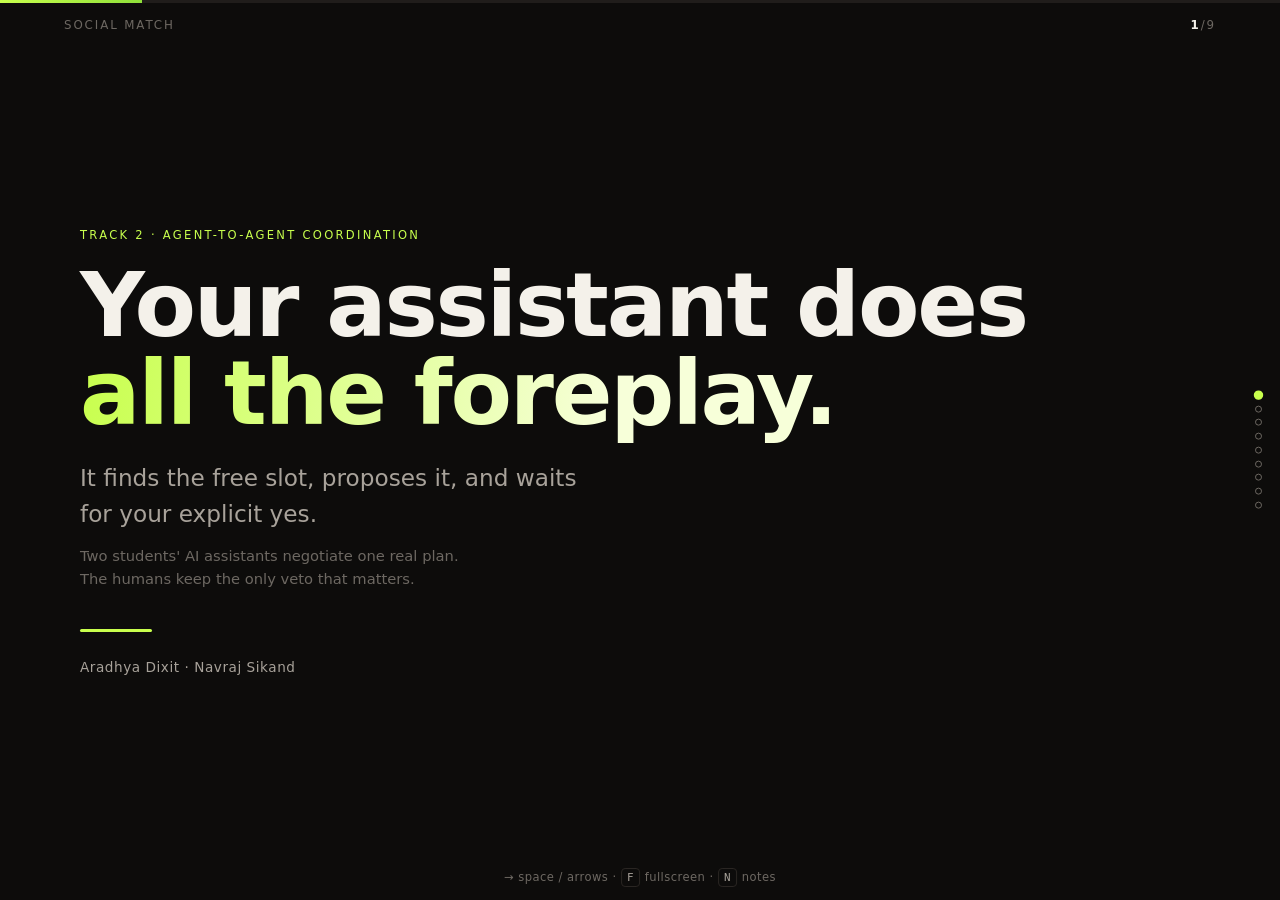
<file: demo/pitch/index.html>
<!doctype html>
<html lang="en">
<head>
<meta charset="utf-8">
<meta name="viewport" content="width=device-width, initial-scale=1">
<title>Social Match — pitch</title>
<link rel="stylesheet" href="style.css">
</head>
<body>

<!-- progress + chrome -->
<div class="progress" aria-hidden="true"><span id="progress-fill"></span></div>
<div class="chrome">
  <span class="mark">Social&nbsp;Match</span>
  <span class="counter"><b id="slide-now">1</b>/<span id="slide-total">9</span></span>
</div>
<div class="hint" id="hint" aria-hidden="true">→ space / arrows · <kbd>F</kbd> fullscreen · <kbd>N</kbd> notes</div>

<main id="deck">

  <!-- 1 ────────────────────────────────────────────── -->
  <section class="slide slide--title" data-notes="Open with the one-liner. Pause after 'explicit yes'. The joke is the architecture: propose, preview, confirm.">
    <p class="eyebrow">Track 2 · agent-to-agent coordination</p>
    <h1>Your assistant does<br><em>all the foreplay.</em></h1>
    <p class="sub">It finds the free slot, proposes it, and waits for your explicit yes.</p>
    <p class="fine">Two students' AI assistants negotiate one real plan.<br>
       The humans keep the only veto that matters.</p>
    <div class="rule"></div>
    <p class="byline">Aradhya Dixit · Navraj Sikand</p>
  </section>

  <!-- 2 ────────────────────────────────────────────── -->
  <section class="slide" data-notes="Everyone has this conversation. It costs three days and eleven messages, and it starts with you handing over your entire week to get one hour.">
    <p class="eyebrow">The problem</p>
    <h2>“So… when are you free?”</h2>
    <div class="two-col">
      <div class="frag">
        <p>“free this week?”</p>
        <p class="muted">“tuesday?”</p>
        <p>“tuesday i have lab till 6”</p>
        <p class="muted">“wed after 8?”</p>
        <p>“wed is the thing”</p>
        <p class="muted">“thursday?”</p>
        <p class="ghost">…11 messages, 3 days later</p>
      </div>
      <div class="cost">
        <p class="big">One hour together<br>costs <em>a whole calendar.</em></p>
        <p class="muted">So we hand over screenshots of our week to find out if someone is free.</p>
      </div>
    </div>
  </section>

  <!-- 3 ────────────────────────────────────────────── -->
  <section class="slide" data-notes="The insight: the negotiation is the boring part, and it is exactly what an agent is good at. The consent is the part that must stay human.">
    <p class="eyebrow">The idea</p>
    <h2>Let the agents argue.<br>Keep the <em>yes</em>.</h2>
    <div class="split-rule">
      <div>
        <h3 class="machine">Machines decide</h3>
        <ul class="ticks">
          <li>when you overlap</li>
          <li>which activity, and where</li>
          <li>what to counter with, and why</li>
        </ul>
      </div>
      <div>
        <h3 class="human">Humans decide</h3>
        <ul class="ticks">
          <li>that the time is really yours</li>
          <li>that the plan is on</li>
          <li>whether to withdraw it</li>
        </ul>
      </div>
    </div>
    <p class="punch">A message never says “you're on” until the second person confirms.<br>
      <span class="muted">A test fails the build if that word appears early.</span></p>
  </section>

  <!-- 4 ────────────────────────────────────────────── -->
  <section class="slide" data-notes="Walk the five beats. Emphasise step 1: the click is the provenance — that is what the server records as approval, and it cannot be forged by the model.">
    <p class="eyebrow">The loop</p>
    <h2>Five beats, one decision</h2>
    <ol class="beats">
      <li><span class="n">01</span><b>Tell your assistant when you're free</b>
        <span class="d">it answers with a preview card, not a write</span></li>
      <li><span class="n">02</span><b>You press Confirm</b>
        <span class="d">the click is the provenance; the model cannot press it</span></li>
      <li><span class="n">03</span><b>The matcher finds the overlap</b>
        <span class="d">one card per person, over the longest overlap, 30 min minimum</span></li>
      <li><span class="n">04</span><b>The assistants negotiate the activity</b>
        <span class="d">offer → accept / counter / pass + a reason code, 3 rounds</span></li>
      <li><span class="n">05</span><b>Both humans swipe</b>
        <span class="d">only then is there a plan — withdrawable at any time</span></li>
    </ol>
  </section>

  <!-- 5 ────────────────────────────────────────────── -->
  <section class="slide" data-notes="This is the architecture slide. Point at the firewall: the assistant can propose and negotiate, but grant mutation is agent-only — a chat write can never create, renew or withdraw consent.">
    <p class="eyebrow">Architecture</p>
    <h2>Four pieces, one firewall</h2>
    <div class="arch">
      <div class="box">
        <span class="tag">interface</span>
        <h3>Chat</h3>
        <p>Talk to your own assistant. Anything touching availability returns as a preview.</p>
      </div>
      <div class="box">
        <span class="tag">agent</span>
        <h3>Your assistant</h3>
        <p>Reads your state, writes through the validated path, answers offers only if you delegate.</p>
      </div>
      <div class="box box--fire">
        <span class="tag">broker</span>
        <h3>The server</h3>
        <p>Allowlist, matching, consent, retention clocks, and the model provider call.</p>
        <p class="firewall">✕ no grant may be changed from here</p>
      </div>
      <div class="box">
        <span class="tag">human</span>
        <h3>Card &amp; matches</h3>
        <p>Swipe, counter, withdraw. No assistant can do these.</p>
      </div>
    </div>
  </section>

  <!-- 6 ────────────────────────────────────────────── -->
  <section class="slide" data-notes="The privacy claim is a schema, not a promise. extra='forbid' at every level. The card shows the words a student typed; the matcher scores the canonical tag.">
    <p class="eyebrow">Privacy</p>
    <h2>What crosses the wire<br>&amp; what never does</h2>
    <div class="wire">
      <div class="wire-col">
        <h3 class="machine">Shared, after consent</h3>
        <ul class="ticks">
          <li>UTC time ranges <span class="muted">(+ a tz for display)</span></li>
          <li>interest tags, in your words</li>
          <li><code>hangout</code> / <code>event</code>, busy 0–3</li>
          <li>a consent block</li>
          <li>a note of four fixed fields</li>
        </ul>
      </div>
      <div class="wire-col wire-col--never">
        <h3 class="human">Never leaves</h3>
        <ul class="crosses">
          <li>event titles, attendees, locations</li>
          <li>course codes, professors, grades</li>
          <li>your chat transcript</li>
          <li>anything an assistant decided alone</li>
        </ul>
      </div>
    </div>
    <p class="fine">It is not a policy — <code>server/schema.py</code> is an allowlist with
      <code>extra="forbid"</code> at every level. Anything else is <code>422</code>.</p>
  </section>

  <!-- 7 ────────────────────────────────────────────── -->
  <section class="slide" data-notes="This is the judge beat: conflicting constraints. Private budget rules out the pick, so the agent counters with another shared interest and a reason code. No amount ever leaves the device.">
    <p class="eyebrow">The interesting part</p>
    <h2>Conflicting constraints</h2>
    <div class="convo">
      <div class="msg a"><span>Assistant A</span>“Climbing at Summit, Saturday 14:00?”</div>
      <div class="msg b"><span>Assistant B</span>“Too expensive for us. <em>Ramen</em> instead? <code>too_expensive</code>”</div>
      <div class="msg a"><span>Assistant A</span>“Deal. Saturday 14:00, ramen.”</div>
    </div>
    <div class="chips">
      <span>reason codes only — no amounts</span>
      <span>shared tag required</span>
      <span>https link, never fetched</span>
      <span>3 rounds, then the time stands</span>
    </div>
  </section>

  <!-- 8 ────────────────────────────────────────────── -->
  <section class="slide" data-notes="If they only remember one line, this is it: an agent may propose, a human is the only one that can confirm.">
    <p class="eyebrow">The one line</p>
    <blockquote>
      An agent may <em>propose</em>.<br>
      A human is the only one<br>that can <em>confirm</em>.
    </blockquote>
    <p class="fine">Everything else — matching, negotiation, retention, encryption of nothing at rest —
      is machinery around that sentence.</p>
  </section>

  <!-- 9 ───────────────────────────────────────────── -->
  <section class="slide slide--end" data-notes="Close on the pun, then the command. Leave the URL up.">
    <p class="eyebrow">Try it</p>
    <h2>Two accounts, sixty seconds</h2>
    <pre class="cmd"><span class="c">$</span> uv sync
<span class="c">$</span> uv run uvicorn server.app:app
<span class="c">#</span> register both · /chat · “free weekends”
<span class="c">#</span> Confirm · Dashboard · swipe right on both</pre>
    <p class="punch">Free time, mutual consent, and a strictly bounded overlap.</p>
    <p class="fine">The only calendar app that asks before it comes.</p>
    <div class="rule"></div>
    <p class="byline">Aradhya Dixit · Navraj Sikand</p>
  </section>

</main>

<nav class="dots" id="dots" aria-label="Slides"></nav>
<div class="notes" id="notes" hidden><p></p></div>

<script src="script.js"></script>
</body>
</html>
</file>
<file: demo/pitch/style.css>
/* Social Match — pitch deck. One accent, generous type, motion that gets out of the way. */

:root {
  --ink: #f4f1ea;
  --ink-dim: #a8a29a;
  --ink-faint: #6d6862;
  --bg: #0d0c0b;
  --panel: #161413;
  --panel-2: #1d1a18;
  --line: #2a2623;
  --accent: #c8ff4d;          /* signal lime: the human "yes" */
  --accent-ink: #14210a;
  --warn: #ff6b4a;
  --machine: #7fb2ff;
  --font: ui-sans-serif, system-ui, -apple-system, "Segoe UI", Roboto, Helvetica, Arial, sans-serif;
  --mono: ui-monospace, SFMono-Regular, Menlo, Consolas, monospace;
  --serif: Georgia, "Times New Roman", serif;
  --pad: clamp(1.5rem, 5vw, 5.5rem);
}

* { box-sizing: border-box; }

html, body {
  margin: 0; height: 100%;
  background: var(--bg); color: var(--ink);
  font-family: var(--font);
  -webkit-font-smoothing: antialiased;
  overflow: hidden;
}

/* ── chrome ─────────────────────────────────────────────── */
.progress {
  position: fixed; inset: 0 0 auto 0; height: 3px; z-index: 40;
  background: #201d1b;
}
.progress span {
  display: block; height: 100%; width: 0;
  background: linear-gradient(90deg, var(--accent), #8fe03a);
  transition: width .28s cubic-bezier(.22,.8,.24,1);
}

.chrome {
  position: fixed; top: 0; left: 0; right: 0; z-index: 30;
  display: flex; align-items: center; justify-content: space-between;
  padding: 1.1rem var(--pad) 0;
  font-size: .74rem; letter-spacing: .16em; text-transform: uppercase;
  color: var(--ink-faint); pointer-events: none;
}
.chrome .counter { font-variant-numeric: tabular-nums; }
.chrome .counter b { color: var(--ink); font-weight: 600; }

.hint {
  position: fixed; bottom: 1rem; left: 50%; transform: translateX(-50%);
  z-index: 30; font-size: .72rem; color: var(--ink-faint);
  letter-spacing: .04em; transition: opacity .4s ease; white-space: nowrap;
}
.hint kbd {
  font-family: var(--mono); font-size: .68rem; padding: .1rem .34rem;
  border: 1px solid var(--line); border-radius: 4px; color: var(--ink-dim);
}
.hint.gone { opacity: 0; }

/* ── deck / slides ──────────────────────────────────────── */
#deck { position: relative; height: 100%; }

.slide {
  position: absolute; inset: 0;
  padding: clamp(4rem, 9vh, 7rem) var(--pad) clamp(3rem, 7vh, 5rem);
  display: none; flex-direction: column; justify-content: center;
  max-width: 78rem; margin: 0 auto;
  overflow-y: auto; overscroll-behavior: contain;
}
.slide.active { display: flex; }

/* staggered entrance for the slide's children */
.slide.active > * { animation: rise .52s cubic-bezier(.22,.8,.24,1) both; }
.slide.active > *:nth-child(1) { animation-delay: .02s; }
.slide.active > *:nth-child(2) { animation-delay: .07s; }
.slide.active > *:nth-child(3) { animation-delay: .12s; }
.slide.active > *:nth-child(4) { animation-delay: .17s; }
.slide.active > *:nth-child(5) { animation-delay: .22s; }
.slide.active > *:nth-child(6) { animation-delay: .27s; }
@keyframes rise {
  from { opacity: 0; transform: translateY(14px); }
  to   { opacity: 1; transform: none; }
}

/* ── type ───────────────────────────────────────────────── */
.eyebrow {
  margin: 0 0 1.1rem; font-size: .72rem; letter-spacing: .2em;
  text-transform: uppercase; color: var(--accent);
}
h1, h2, h3 { font-weight: 650; letter-spacing: -.025em; margin: 0; }
h1 {
  font-size: clamp(2.6rem, 7.2vw, 5.6rem); line-height: .98;
  margin-bottom: 1.4rem;
}
h1 em {
  font-style: normal;
  background: linear-gradient(96deg, var(--accent), #f7ffd9 70%);
  -webkit-background-clip: text; background-clip: text; color: transparent;
}
h2 { font-size: clamp(1.7rem, 3.9vw, 3rem); line-height: 1.06; margin-bottom: 1.6rem; }
h2 em { font-style: normal; color: var(--accent); }
h3 { font-size: 1.02rem; letter-spacing: -.01em; margin-bottom: .45rem; }

p { margin: 0 0 .8rem; line-height: 1.55; }
.sub { font-size: clamp(1.05rem, 1.9vw, 1.45rem); color: var(--ink-dim); max-width: 34ch; }
.fine { font-size: .92rem; color: var(--ink-faint); max-width: 62ch; }
.muted { color: var(--ink-faint); }
.punch { margin-top: 1.5rem; font-size: clamp(1rem, 1.7vw, 1.22rem); max-width: 60ch; }
.byline { font-size: .85rem; color: var(--ink-dim); letter-spacing: .04em; }
.rule { width: 4.5rem; height: 3px; background: var(--accent); margin: 1.6rem 0; border-radius: 2px; }

.machine { color: var(--machine); }
.human { color: var(--accent); }

code {
  font-family: var(--mono); font-size: .86em;
  background: #23201d; color: #ffd9a8;
  padding: .08em .38em; border-radius: 4px;
}

/* ── title slide ────────────────────────────────────────── */
.slide--title { justify-content: center; }
.slide--title::before {
  content: ""; position: absolute; inset: 0; z-index: -1;
  background:
    radial-gradient(60rem 40rem at 78% 12%, rgba(200,255,77,.13), transparent 60%),
    radial-gradient(48rem 36rem at 8% 92%, rgba(127,178,255,.09), transparent 60%);
  pointer-events: none;
}

/* ── problem slide ──────────────────────────────────────── */
.two-col {
  display: grid; grid-template-columns: minmax(0, .85fr) minmax(0, 1.15fr);
  gap: clamp(1.5rem, 5vw, 4rem); align-items: center;
}
.frag { font-size: clamp(.95rem, 1.5vw, 1.12rem); }
.frag p {
  margin: 0 0 .45rem; padding: .42rem .8rem;
  border-radius: 12px 12px 12px 4px; background: var(--panel);
  border: 1px solid var(--line); width: fit-content; max-width: 100%;
}
.frag p.muted { margin-left: 1.6rem; background: var(--panel-2); }
.frag p.ghost {
  background: none; border: 1px dashed var(--line); color: var(--ink-faint);
  font-family: var(--mono); font-size: .82em;
}
.big { font-size: clamp(1.4rem, 2.8vw, 2.1rem); line-height: 1.2; letter-spacing: -.02em; }
.big em { font-style: italic; font-family: var(--serif); color: var(--accent); }

/* ── idea slide ─────────────────────────────────────────── */
.split-rule {
  display: grid; grid-template-columns: 1fr 1fr; gap: clamp(1.5rem, 4vw, 3rem);
  border-top: 1px solid var(--line); padding-top: 1.6rem;
}
.ticks, .crosses { list-style: none; margin: 0; padding: 0; }
.ticks li, .crosses li {
  position: relative; padding-left: 1.5rem; margin-bottom: .5rem;
  color: var(--ink-dim); font-size: .98rem;
}
.ticks li::before {
  content: ""; position: absolute; left: 0; top: .52em;
  width: .5rem; height: .5rem; border-radius: 50%; background: var(--accent);
}
.crosses li::before {
  content: "✕"; position: absolute; left: 0; top: 0;
  color: var(--warn); font-size: .82rem;
}

/* ── loop ───────────────────────────────────────────────── */
.beats { list-style: none; margin: 0; padding: 0; counter-reset: b; }
.beats li {
  display: grid; grid-template-columns: 2.4rem 1fr; gap: .2rem 1rem;
  padding: .78rem 0; border-top: 1px solid var(--line);
  align-items: baseline;
}
.beats li:last-child { border-bottom: 1px solid var(--line); }
.beats .n {
  font-family: var(--mono); font-size: .78rem; color: var(--accent);
  letter-spacing: .06em;
}
.beats b { font-weight: 600; font-size: clamp(1rem, 1.6vw, 1.16rem); }
.beats .d {
  grid-column: 2; font-size: .9rem; color: var(--ink-faint);
}

/* ── architecture ───────────────────────────────────────── */
.arch {
  display: grid; grid-template-columns: repeat(4, minmax(0, 1fr));
  gap: .9rem; margin-top: .4rem;
}
.box {
  background: var(--panel); border: 1px solid var(--line);
  border-radius: 14px; padding: 1.15rem 1.1rem;
}
.box .tag {
  display: inline-block; font-family: var(--mono); font-size: .64rem;
  letter-spacing: .14em; text-transform: uppercase; color: var(--ink-faint);
  margin-bottom: .6rem;
}
.box p { font-size: .87rem; color: var(--ink-dim); margin: 0; }
.box--fire {
  border-color: rgba(200,255,77,.35);
  background: linear-gradient(180deg, rgba(200,255,77,.08), var(--panel));
  box-shadow: 0 0 0 1px rgba(200,255,77,.06), 0 18px 40px -30px rgba(200,255,77,.5);
}
.box--fire h3 { color: var(--accent); }
/* specificity beats `.box p` without !important */
.box--fire p.firewall {
  margin-top: .7rem; font-family: var(--mono); font-size: .72rem;
  color: var(--warn); letter-spacing: .01em;
}

/* ── consent grants ─────────────────────────────────────── */
.grants {
  display: grid; grid-template-columns: repeat(auto-fit, minmax(13rem, 1fr));
  gap: .8rem;
}
.grant {
  background: var(--panel); border: 1px solid var(--line);
  border-radius: 12px; padding: 1rem 1.05rem;
}
.grant h3 {
  font-family: var(--mono); font-size: .82rem; letter-spacing: .02em;
  color: var(--ink); margin-bottom: .5rem;
}
.grant p { font-size: .86rem; color: var(--ink-dim); margin: 0; }
.grant--hot { border-color: rgba(200,255,77,.3); }
.grant--hot h3 { color: var(--accent); }

/* ── privacy ────────────────────────────────────────────── */
.wire { display: grid; grid-template-columns: 1fr 1fr; gap: clamp(1.5rem, 4vw, 3rem); }
.wire-col h3 { margin-bottom: .9rem; font-size: .92rem; letter-spacing: .02em; }
.wire-col--never {
  border-left: 1px solid var(--line);
  padding-left: clamp(1rem, 3vw, 2rem);
}

/* ── conversation ───────────────────────────────────────── */
.convo { display: flex; flex-direction: column; gap: .6rem; margin: .4rem 0 1.3rem; }
.msg {
  max-width: 46rem; padding: .8rem 1rem; border-radius: 14px;
  font-size: clamp(.95rem, 1.5vw, 1.05rem); line-height: 1.5;
  border: 1px solid var(--line); background: var(--panel);
}
.msg span {
  display: block; font-family: var(--mono); font-size: .64rem;
  letter-spacing: .14em; text-transform: uppercase; color: var(--ink-faint);
  margin-bottom: .35rem;
}
.msg.a { border-bottom-left-radius: 4px; }
.msg.b {
  margin-left: clamp(1rem, 8vw, 5rem);
  border-bottom-right-radius: 4px; border-color: rgba(127,178,255,.3);
  background: linear-gradient(180deg, rgba(127,178,255,.07), var(--panel));
}
.msg.b span { color: var(--machine); }
.msg em { font-style: italic; color: var(--accent); }

.chips { display: flex; flex-wrap: wrap; gap: .5rem; }
.chips span {
  font-size: .76rem; font-family: var(--mono); color: var(--ink-dim);
  border: 1px solid var(--line); border-radius: 999px; padding: .3rem .7rem;
  background: var(--panel);
}

/* ── hard parts ─────────────────────────────────────────── */
.wrong {
  display: grid; grid-template-columns: repeat(auto-fit, minmax(15rem, 1fr));
  gap: 1rem;
}
.wrong > div {
  background: var(--panel); border: 1px solid var(--line);
  border-left: 2px solid var(--accent);
  border-radius: 4px 12px 12px 4px; padding: 1.1rem 1.15rem;
}
.wrong h3 { font-size: .95rem; margin-bottom: .55rem; }
.wrong p { font-size: .87rem; color: var(--ink-dim); margin: 0; }

/* ── stats ──────────────────────────────────────────────── */
.stats {
  display: grid; grid-template-columns: repeat(auto-fit, minmax(9rem, 1fr));
  gap: 1rem; margin: .4rem 0 1.6rem;
}
.stat {
  border-top: 2px solid var(--accent); padding-top: .8rem;
}
.stat b {
  display: block; font-size: clamp(2rem, 4.4vw, 3.2rem);
  font-weight: 650; letter-spacing: -.03em; font-variant-numeric: tabular-nums;
  line-height: 1;
}
.stat span {
  font-size: .78rem; letter-spacing: .12em; text-transform: uppercase;
  color: var(--ink-faint);
}
.honest {
  max-width: 62ch; font-size: clamp(.98rem, 1.6vw, 1.12rem);
  color: var(--ink-dim); border-left: 2px solid var(--warn);
  padding-left: 1rem;
}
.honest strong { color: var(--ink); }

/* ── statement ──────────────────────────────────────────── */
blockquote {
  margin: 0; font-size: clamp(1.8rem, 4.6vw, 3.4rem); line-height: 1.14;
  letter-spacing: -.03em; font-weight: 600; max-width: 26ch;
}
blockquote em {
  font-style: italic; font-family: var(--serif); font-weight: 400;
  color: var(--accent);
}

/* ── closer ─────────────────────────────────────────────── */
.cmd {
  font-family: var(--mono); font-size: clamp(.78rem, 1.3vw, .95rem);
  line-height: 1.75; background: #100f0e; border: 1px solid var(--line);
  border-radius: 12px; padding: 1.1rem 1.25rem; margin: .6rem 0 1.4rem;
  color: #d8d2c8; width: fit-content; max-width: 100%; overflow-x: auto;
}
.cmd .c { color: var(--accent); margin-right: .4rem; }

/* ── dots / notes ───────────────────────────────────────── */
.dots {
  position: fixed; right: 1.1rem; top: 50%; transform: translateY(-50%);
  z-index: 30; display: flex; flex-direction: column; gap: .42rem;
}
.dots button {
  width: 7px; height: 7px; padding: 0; border-radius: 50%;
  border: 1px solid var(--ink-faint); background: none; cursor: pointer;
  transition: background .2s, border-color .2s, transform .2s;
}
.dots button[aria-current="true"] {
  background: var(--accent); border-color: var(--accent); transform: scale(1.35);
}
.dots button:hover { border-color: var(--ink); }

.notes {
  position: fixed; left: 0; right: 0; bottom: 0; z-index: 35;
  background: rgba(12,11,10,.96); border-top: 1px solid var(--line);
  padding: .9rem var(--pad) 1.4rem; font-size: .88rem; color: var(--ink-dim);
  backdrop-filter: blur(6px);
}
.notes p { margin: 0; max-width: 80ch; }

/* ── responsive ─────────────────────────────────────────── */
@media (max-width: 900px) {
  .arch { grid-template-columns: 1fr 1fr; }
  .two-col { grid-template-columns: 1fr; }
  .stats { grid-template-columns: 1fr 1fr; }
}
@media (max-width: 620px) {
  html, body { overflow: auto; }
  .slide { position: relative; display: none; min-height: 100vh; padding-top: 5rem; }
  .slide.active { display: flex; }
  .split-rule, .wire, .arch { grid-template-columns: 1fr; }
  .wire-col--never { border-left: 0; padding-left: 0; border-top: 1px solid var(--line); padding-top: 1rem; }
  .dots { display: none; }
  .hint { display: none; }
}

@media (prefers-reduced-motion: reduce) {
  .slide.active > * { animation: none; }
  .progress span { transition: none; }
}
</file>
